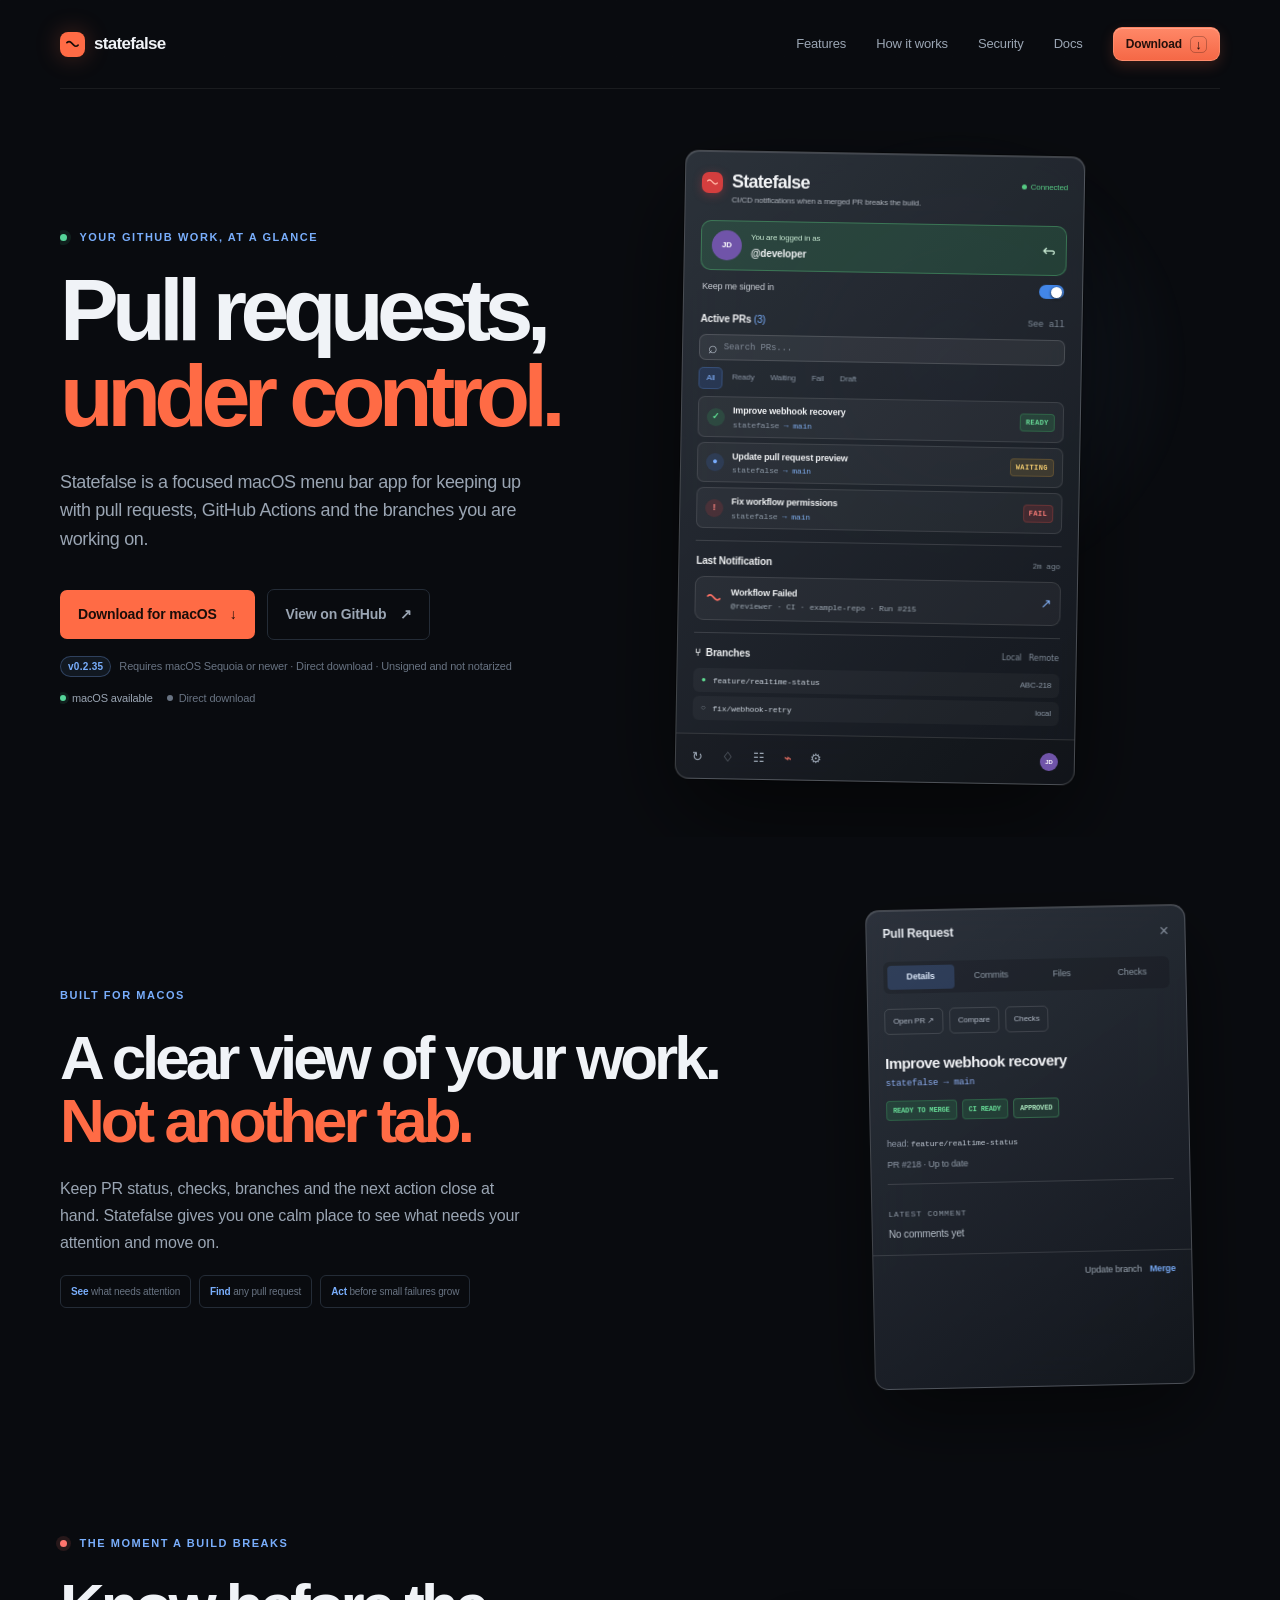
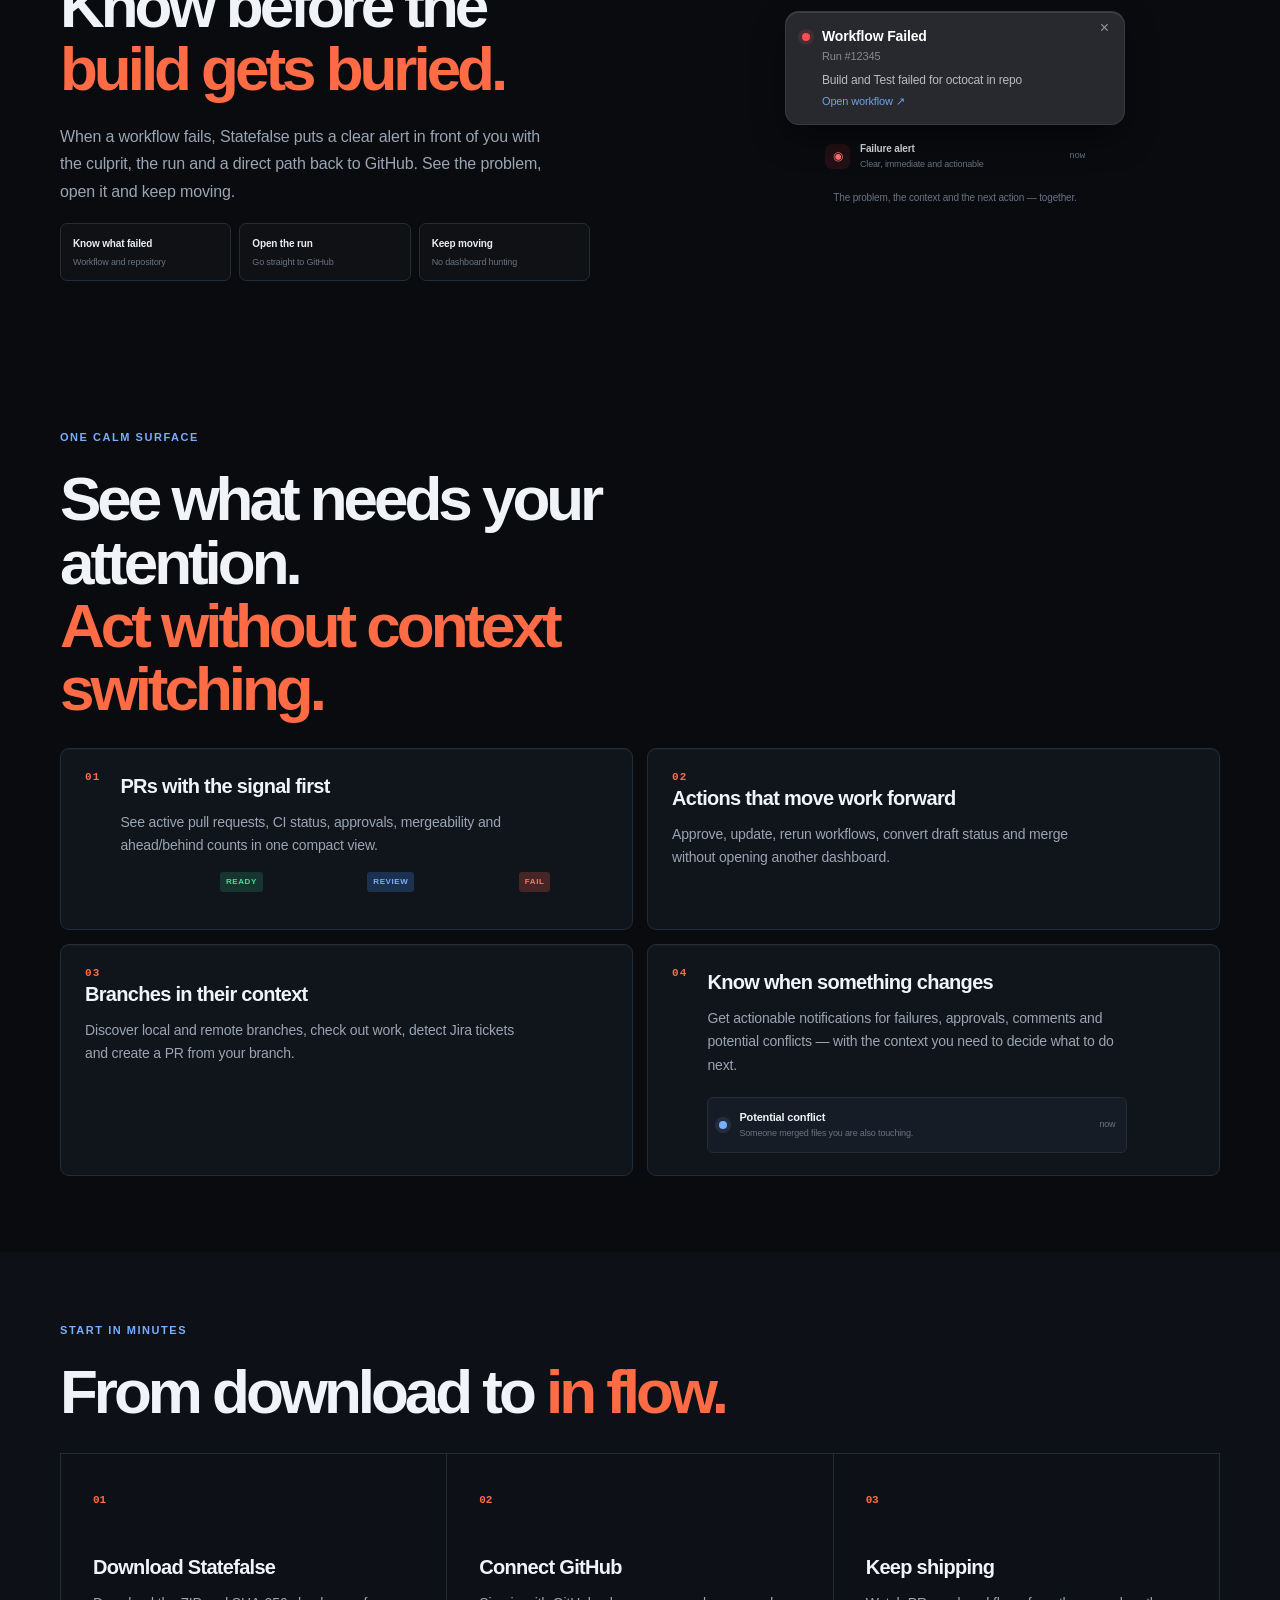
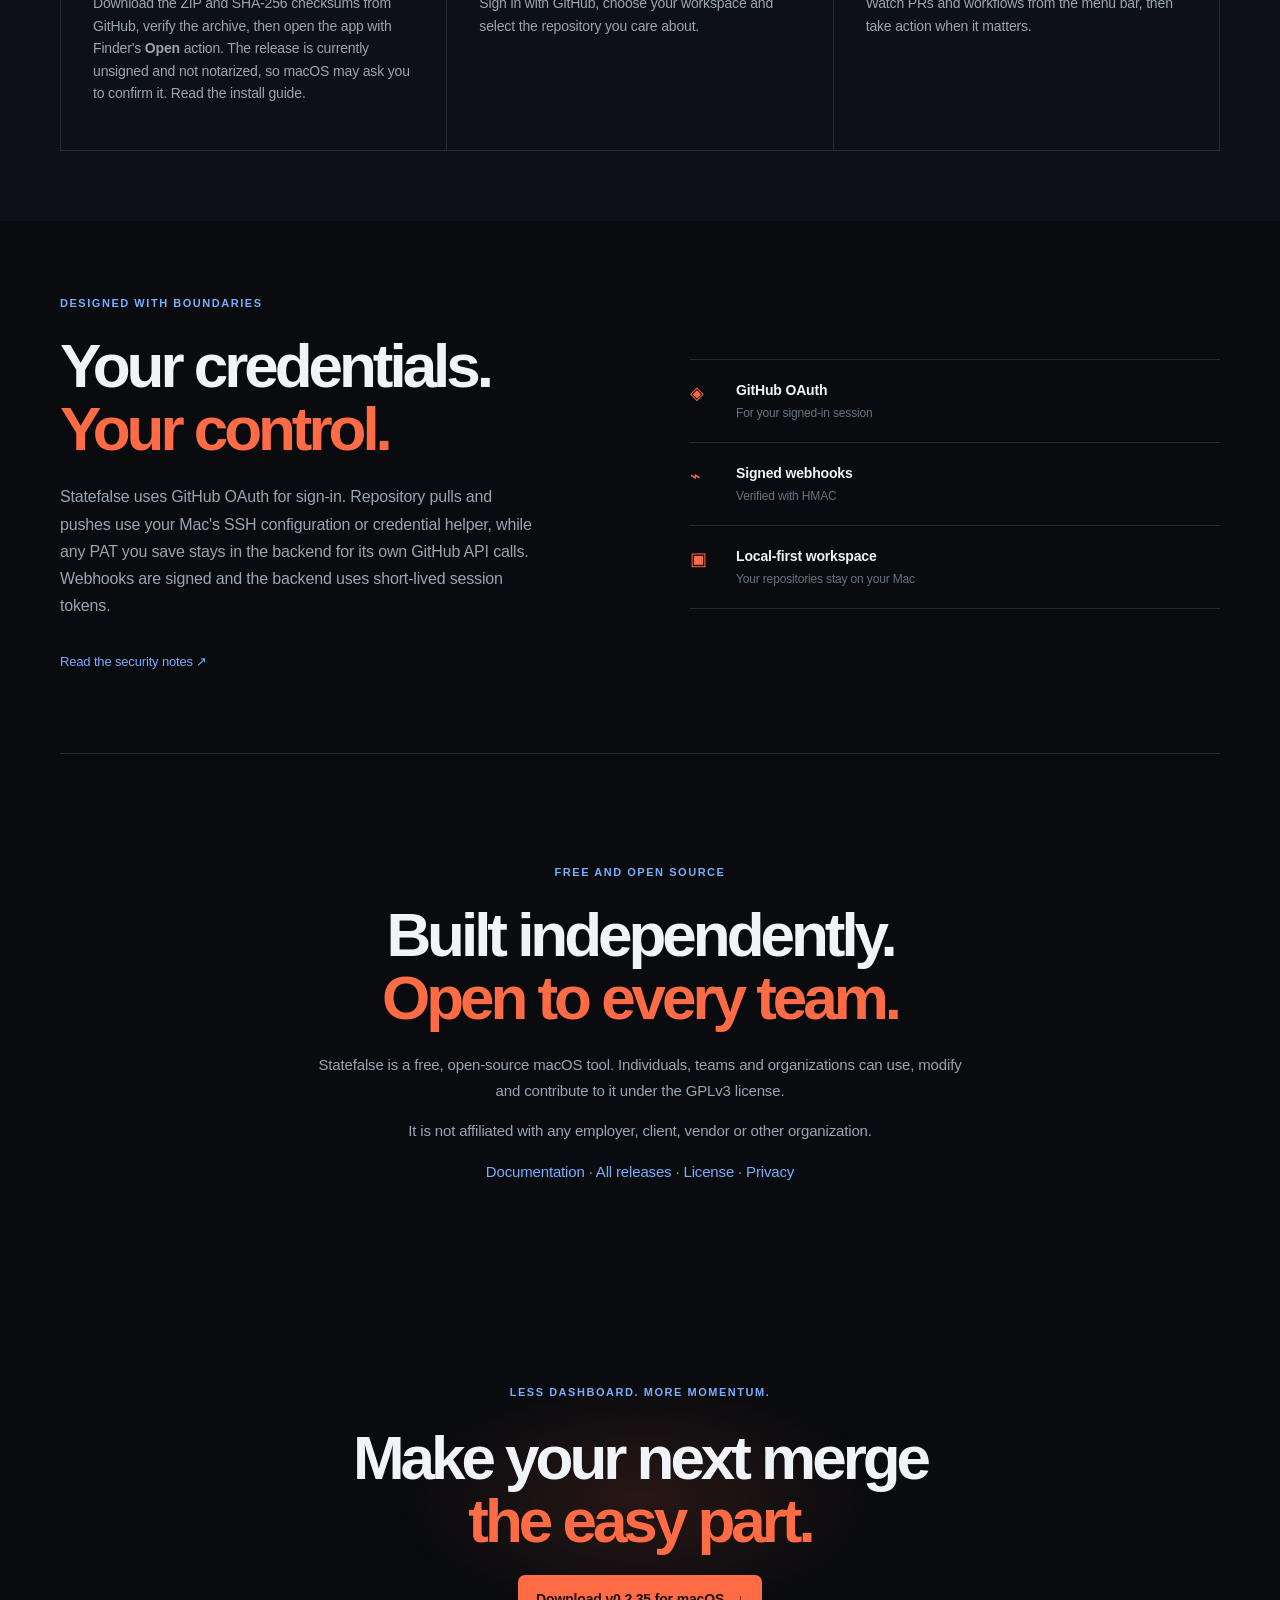
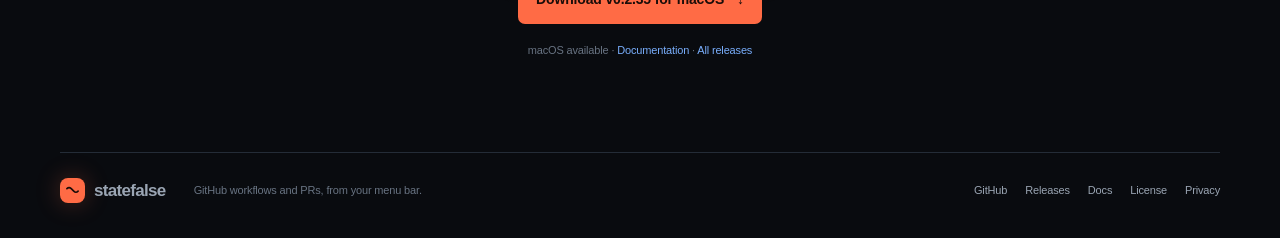
<file: landing/index.html>
<!doctype html>
<html lang="en">
<head>
  <meta charset="utf-8">
  <meta name="viewport" content="width=device-width, initial-scale=1">
  <meta name="theme-color" content="#0a0c10">
  <meta name="description" content="Statefalse is a macOS menu bar app for GitHub Actions, pull requests and local branches.">
  <title>Statefalse — Your pull requests, under control</title>
  <link rel="icon" href="assets/favicon.svg" type="image/svg+xml">
  <link rel="stylesheet" href="styles.css">
  <link rel="stylesheet" href="native.css">
  <link rel="stylesheet" href="cta.css">
  <link rel="stylesheet" href="spacing.css">
  <link rel="stylesheet" href="project-notes.css">
</head>
<body>
  <header class="site-header">
    <a class="brand" href="#top" aria-label="Statefalse home">
      <span class="brand-mark" aria-hidden="true"><svg viewBox="0 0 24 24" role="img"><use href="assets/statefalse-mark.svg#mark"/></svg></span>
      <span>statefalse</span>
    </a>
    <button class="menu-toggle" type="button" aria-expanded="false" aria-controls="site-nav"><span class="menu-label">Menu</span><span class="menu-icon" aria-hidden="true"><i></i><i></i></span></button>
    <nav id="site-nav" class="site-nav" aria-label="Main navigation">
      <a href="#features">Features</a>
      <a href="#how-it-works">How it works</a>
      <a href="#security">Security</a>
      <a href="https://docs.statefalse.com/" target="_blank" rel="noopener noreferrer">Docs</a>
      <a class="nav-cta" href="https://github.com/trashdb/statefalse/releases/download/v0.2.35/Statefalse-v0.2.35.zip" download><span>Download</span><i aria-hidden="true">↓</i></a>
    </nav>
  </header>

  <main id="top">
    <section class="hero section-shell">
      <div class="hero-copy">
        <p class="eyebrow"><span class="pulse"></span> Your GitHub work, at a glance</p>
        <h1>Pull requests,<br><em>under control.</em></h1>
        <p class="hero-lede">Statefalse is a focused macOS menu bar app for keeping up with pull requests, GitHub Actions and the branches you are working on.</p>
        <div class="hero-actions">
          <a class="button button-primary" href="https://github.com/trashdb/statefalse/releases/download/v0.2.35/Statefalse-v0.2.35.zip" download>Download for macOS <span aria-hidden="true">↓</span></a>
          <a class="button button-quiet" href="https://github.com/trashdb/statefalse">View on GitHub <span aria-hidden="true">↗</span></a>
        </div>
        <p class="microcopy"><span class="release-pill">v0.2.35</span> Requires macOS Sequoia or newer · Direct download · Unsigned and not notarized</p>
        <div class="platform-status" aria-label="Platform availability"><span class="platform-item platform-available"><i aria-hidden="true"></i> macOS available</span><span class="platform-item"><i aria-hidden="true"></i> Direct download</span></div>
      </div>
      <div class="product-window native-popover" aria-label="Statefalse app preview">
        <div class="native-header"><div class="native-title"><span class="native-mark"><svg viewBox="0 0 24 24" aria-hidden="true"><use href="assets/statefalse-mark.svg#mark"/></svg></span><div><strong>Statefalse</strong><small>CI/CD notifications when a merged PR breaks the build.</small></div></div><span class="native-connection"><i></i>Connected</span></div>
        <div class="native-auth"><div class="auth-avatar">JD</div><div><small>You are logged in as</small><strong>@developer</strong></div><span class="auth-signout">↪</span></div>
        <label class="signin-toggle"><span>Keep me signed in</span><i></i></label>
        <div class="native-section-head"><strong>Active PRs <b>(3)</b></strong><span>See all</span></div>
        <div class="native-search"><span>⌕</span><span>Search PRs...</span></div>
        <div class="native-segment"><b>All</b><span>Ready</span><span>Waiting</span><span>Fail</span><span>Draft</span></div>
        <div class="native-pr-row"><span class="status-dot status-green">✓</span><div><strong>Improve webhook recovery</strong><small>statefalse <b>→ main</b></small></div><em class="native-badge native-ready">READY</em></div>
        <div class="native-pr-row"><span class="status-dot status-blue">●</span><div><strong>Update pull request preview</strong><small>statefalse <b>→ main</b></small></div><em class="native-badge native-waiting">WAITING</em></div>
        <div class="native-pr-row"><span class="status-dot status-red">!</span><div><strong>Fix workflow permissions</strong><small>statefalse <b>→ main</b></small></div><em class="native-badge native-fail">FAIL</em></div>
        <div class="native-divider"></div>
        <div class="native-section-head"><strong>Last Notification</strong><span class="native-time">2m ago</span></div>
        <div class="native-notification"><span class="notification-mark"><svg viewBox="0 0 24 24" aria-hidden="true"><use href="assets/statefalse-mark.svg#mark"/></svg></span><div><strong>Workflow Failed</strong><small>@reviewer · CI · example-repo · Run #215</small></div><a href="https://github.com/trashdb/statefalse" aria-label="Open in GitHub">↗</a></div>
        <div class="native-divider"></div>
        <div class="native-section-head"><strong>⑂ &nbsp;Branches</strong><span class="native-tabs">Local &nbsp; Remote</span></div>
        <div class="native-branch"><span class="branch-current">●</span><code>feature/realtime-status</code><small>ABC-218</small></div>
        <div class="native-branch"><span class="branch-muted">○</span><code>fix/webhook-retry</code><small>local</small></div>
        <div class="native-toolbar"><span>↻</span><span>♢</span><span>☷</span><span>⌁</span><span>⚙</span><span class="toolbar-avatar">JD</span></div>
      </div>
    </section>

    <section class="native-showcase section-shell" aria-label="Statefalse app interface">
      <div class="showcase-copy"><p class="eyebrow">Built for macOS</p><h2>A clear view of your work.<br><em>Not another tab.</em></h2><p>Keep PR status, checks, branches and the next action close at hand. Statefalse gives you one calm place to see what needs your attention and move on.</p><div class="showcase-points"><span><b>See</b> what needs attention</span><span><b>Find</b> any pull request</span><span><b>Act</b> before small failures grow</span></div></div>
      <div class="detail-window" aria-label="Statefalse pull request detail popover"><div class="detail-head"><span>Pull Request</span><span>×</span></div><div class="detail-tabs"><b>Details</b><span>Commits</span><span>Files</span><span>Checks</span></div><div class="detail-actions"><span>Open PR ↗</span><span>Compare</span><span>Checks</span></div><h3>Improve webhook recovery</h3><p class="detail-repo">statefalse → main</p><div class="detail-badges"><em class="native-ready">READY TO MERGE</em><em class="native-ready">CI READY</em><em class="native-approved">APPROVED</em></div><div class="detail-meta"><span>head: <code>feature/realtime-status</code></span><span>PR #218 · Up to date</span></div><div class="detail-divider"></div><div class="detail-comment"><small>LATEST COMMENT</small><strong>No comments yet</strong></div><div class="detail-footer"><span>Update branch</span><b>Merge</b></div></div>
    </section>

    <section class="notification-story section-shell" aria-label="Statefalse workflow failure notifications">
      <div class="notification-copy"><p class="eyebrow"><span class="failure-pulse"></span> The moment a build breaks</p><h2>Know before the<br><em>build gets buried.</em></h2><p>When a workflow fails, Statefalse puts a clear alert in front of you with the culprit, the run and a direct path back to GitHub. See the problem, open it and keep moving.</p><div class="notification-facts"><span><b>Know what failed</b><small>Workflow and repository</small></span><span><b>Open the run</b><small>Go straight to GitHub</small></span><span><b>Keep moving</b><small>No dashboard hunting</small></span></div></div>
      <div class="notification-stage"><div class="system-banner"><button aria-label="Close notification">×</button><span class="banner-indicator"></span><div class="banner-content"><strong>Workflow Failed</strong><small>Run #12345</small><p>Build and Test failed for octocat in repo</p><a href="https://github.com/trashdb/statefalse">Open workflow ↗</a></div></div><div class="banner-sound"><span>◉</span><div><b>Failure alert</b><small>Clear, immediate and actionable</small></div><em>now</em></div><div class="notification-caption">The problem, the context and the next action — together.</div></div>
    </section>

    <section id="features" class="features section-shell">
      <div class="section-intro"><p class="eyebrow">One calm surface</p><h2>See what needs your attention.<br><em>Act without context switching.</em></h2></div>
      <div class="feature-grid">
        <article class="feature-card feature-card-wide"><div class="feature-number">01</div><div><h3>PRs with the signal first</h3><p>See active pull requests, CI status, approvals, mergeability and ahead/behind counts in one compact view.</p><div class="mini-statuses"><span class="badge ready">READY</span><span class="badge review">REVIEW</span><span class="badge fail">FAIL</span></div></div></article>
        <article class="feature-card"><div class="feature-number">02</div><h3>Actions that move work forward</h3><p>Approve, update, rerun workflows, convert draft status and merge without opening another dashboard.</p></article>
        <article class="feature-card"><div class="feature-number">03</div><h3>Branches in their context</h3><p>Discover local and remote branches, check out work, detect Jira tickets and create a PR from your branch.</p></article>
        <article class="feature-card feature-card-wide"><div class="feature-number">04</div><div><h3>Know when something changes</h3><p>Get actionable notifications for failures, approvals, comments and potential conflicts — with the context you need to decide what to do next.</p><div class="notification-demo"><span class="notification-dot"></span><span><b>Potential conflict</b><small>Someone merged files you are also touching.</small></span><span class="notification-time">now</span></div></div></article>
      </div>
    </section>

    <section id="how-it-works" class="steps-section"><div class="section-shell"><div class="section-intro"><p class="eyebrow">Start in minutes</p><h2>From download to <em>in flow.</em></h2></div><div class="steps"><div class="step"><span>01</span><h3>Download Statefalse</h3><p>Download the ZIP and SHA-256 checksums from GitHub, verify the archive, then open the app with Finder's <strong>Open</strong> action. The release is currently unsigned and not notarized, so macOS may ask you to confirm it. <a href="https://docs.statefalse.com/" target="_blank" rel="noopener noreferrer">Read the install guide</a>.</p></div><div class="step"><span>02</span><h3>Connect GitHub</h3><p>Sign in with GitHub, choose your workspace and select the repository you care about.</p></div><div class="step"><span>03</span><h3>Keep shipping</h3><p>Watch PRs and workflows from the menu bar, then take action when it matters.</p></div></div></div></section>

    <section id="security" class="security section-shell"><div class="security-copy"><p class="eyebrow">Designed with boundaries</p><h2>Your credentials.<br><em>Your control.</em></h2><p>Statefalse uses GitHub OAuth for sign-in. Repository pulls and pushes use your Mac&apos;s SSH configuration or credential helper, while any PAT you save stays in the backend for its own GitHub API calls. Webhooks are signed and the backend uses short-lived session tokens.</p><a class="text-link" href="https://github.com/trashdb/statefalse/blob/main/SECURITY.md">Read the security notes <span aria-hidden="true">↗</span></a></div><div class="security-list"><div><span>◈</span><strong>GitHub OAuth</strong><small>For your signed-in session</small></div><div><span>⌁</span><strong>Signed webhooks</strong><small>Verified with HMAC</small></div><div><span>▣</span><strong>Local-first workspace</strong><small>Your repositories stay on your Mac</small></div></div></section>

    <section class="project-notes section-shell" aria-label="Project information"><p class="eyebrow">Free and open source</p><h2>Built independently.<br><em>Open to every team.</em></h2><p>Statefalse is a free, open-source macOS tool. Individuals, teams and organizations can use, modify and contribute to it under the GPLv3 license.</p><p>It is not affiliated with any employer, client, vendor or other organization.</p><p><a href="https://docs.statefalse.com/" target="_blank" rel="noopener noreferrer">Documentation</a> · <a href="https://github.com/trashdb/statefalse/releases">All releases</a> · <a href="https://github.com/trashdb/statefalse/blob/main/LICENSE">License</a> · <a href="https://github.com/trashdb/statefalse/blob/main/PRIVACY.md">Privacy</a></p></section>
    <section class="final-cta section-shell"><p class="eyebrow">Less dashboard. More momentum.</p><h2>Make your next merge<br><em>the easy part.</em></h2><a class="button button-primary" href="https://github.com/trashdb/statefalse/releases/download/v0.2.35/Statefalse-v0.2.35.zip" download>Download v0.2.35 for macOS <span aria-hidden="true">↓</span></a><p class="microcopy">macOS available · <a href="https://docs.statefalse.com/" target="_blank" rel="noopener noreferrer">Documentation</a> · <a href="https://github.com/trashdb/statefalse/releases">All releases</a></p></section>
  </main>

  <footer class="site-footer section-shell"><a class="brand" href="#top"><span class="brand-mark" aria-hidden="true"><svg viewBox="0 0 24 24" role="img"><use href="assets/statefalse-mark.svg#mark"/></svg></span><span>statefalse</span></a><span>GitHub workflows and PRs, from your menu bar.</span><div><a href="https://github.com/trashdb/statefalse">GitHub</a><a href="https://github.com/trashdb/statefalse/releases">Releases</a><a href="https://docs.statefalse.com/" target="_blank" rel="noopener noreferrer">Docs</a><a href="https://github.com/trashdb/statefalse/blob/main/LICENSE">License</a><a href="https://github.com/trashdb/statefalse/blob/main/PRIVACY.md">Privacy</a></div></footer>
  <script>const button=document.querySelector('.menu-toggle');const nav=document.querySelector('.site-nav');const closeMenu=()=>{nav.classList.remove('is-open');button.setAttribute('aria-expanded','false');};button.addEventListener('click',()=>{const open=nav.classList.toggle('is-open');button.setAttribute('aria-expanded',open);});nav.querySelectorAll('a').forEach(link=>link.addEventListener('click',closeMenu));document.addEventListener('keydown',event=>{if(event.key==='Escape')closeMenu();});document.addEventListener('click',event=>{if(!event.target.closest('.site-header'))closeMenu();});</script>
</body>
</html>
</file>
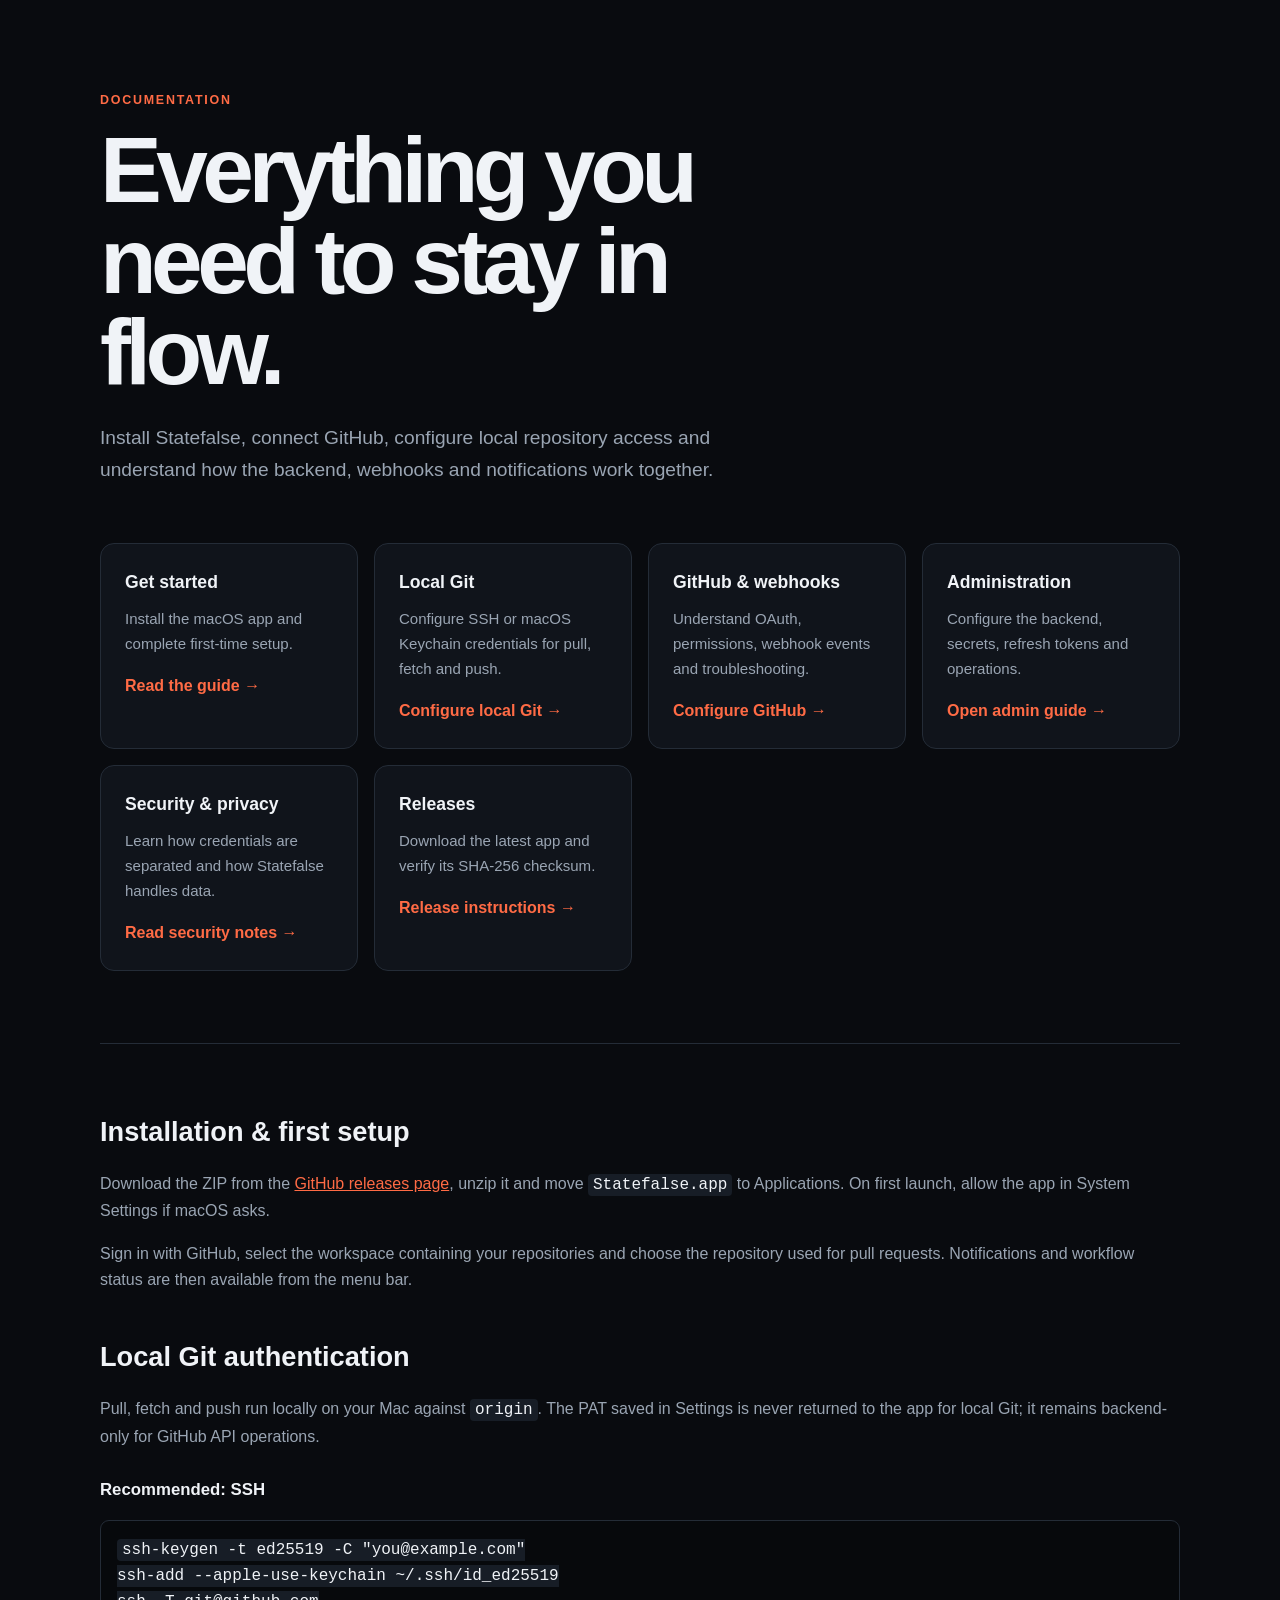
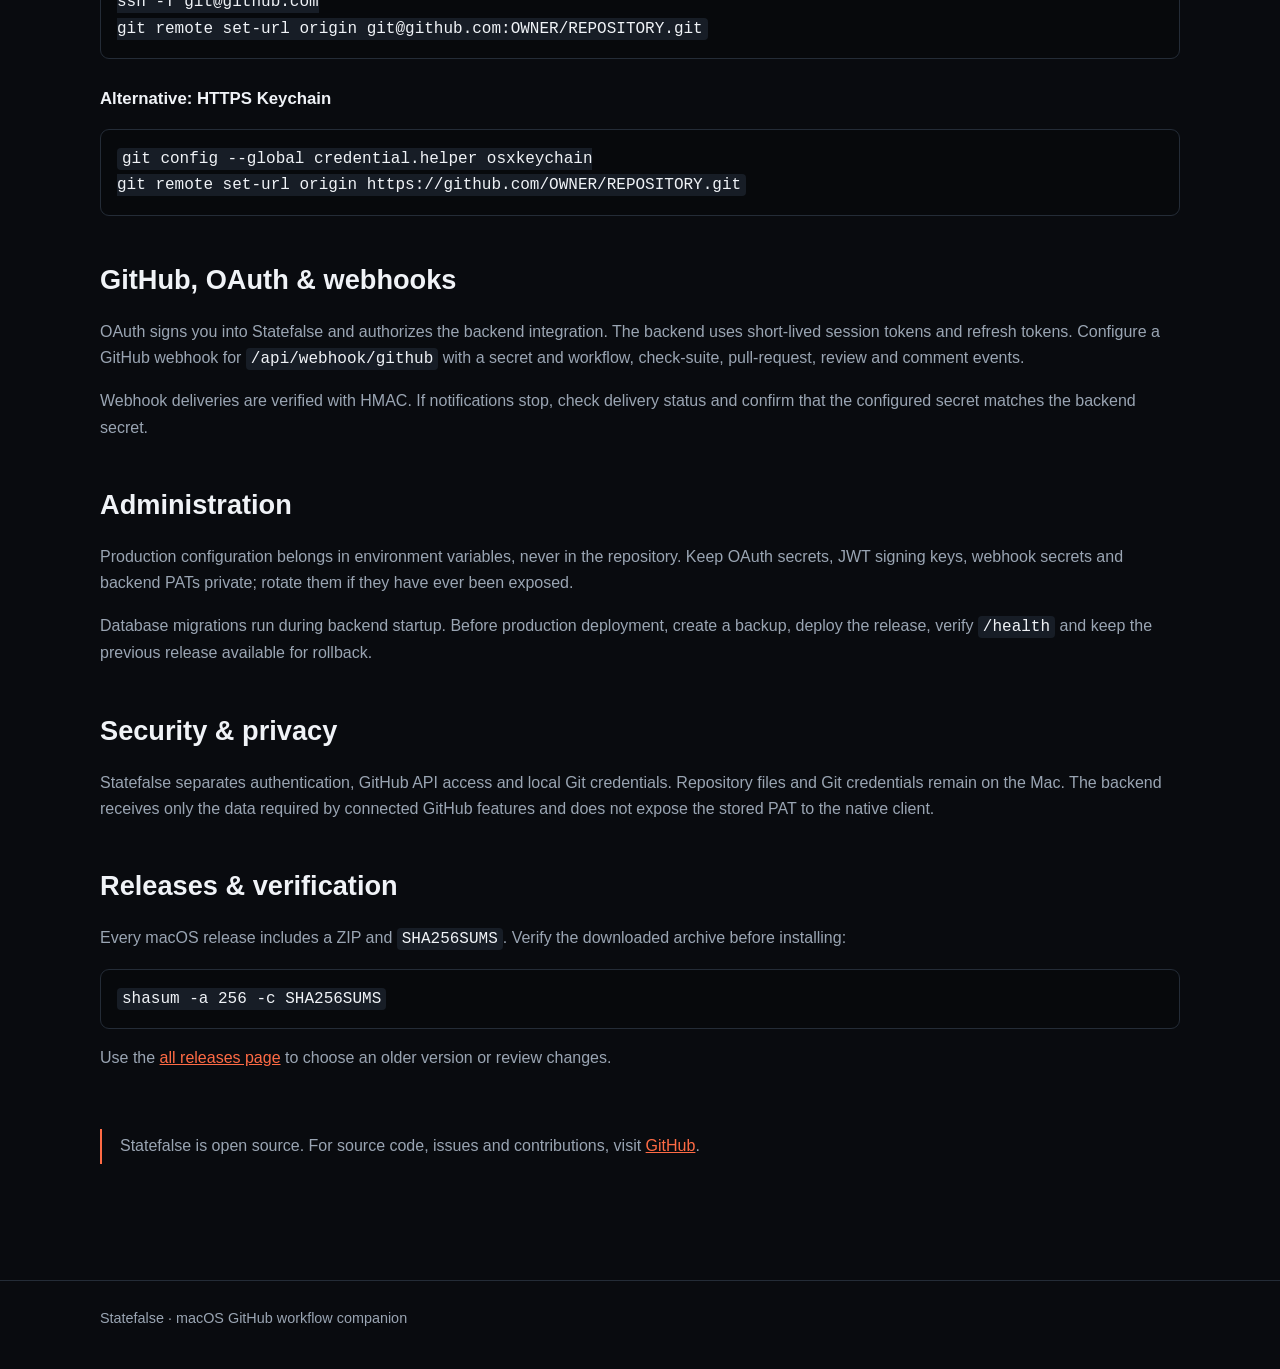
<file: landing/docs/index.html>
<!doctype html>
<html lang="en">
<head>
  <meta charset="utf-8">
  <meta name="viewport" content="width=device-width, initial-scale=1">
  <meta name="theme-color" content="#090b0f">
  <meta name="description" content="Statefalse documentation: installation, GitHub setup, local Git and administration.">
  <title>Statefalse Docs</title>
  <link rel="icon" href="https://statefalse.com/assets/favicon.svg" type="image/svg+xml">
  <style>
    :root { color-scheme: dark; --bg: #090b0f; --panel: #10141b; --line: #242c37; --text: #f0f3f7; --muted: #9aa5b3; --accent: #ff6b45; }
    * { box-sizing: border-box; }
    body { margin: 0; background: var(--bg); color: var(--text); font: 16px/1.65 -apple-system, BlinkMacSystemFont, "Segoe UI", sans-serif; }
    a { color: var(--accent); }
    .shell { width: min(1080px, calc(100% - 40px)); margin: 0 auto; }
    main { padding: 78px 0 100px; }
    .eyebrow { color: var(--accent); font-size: .78rem; font-weight: 700; letter-spacing: .14em; text-transform: uppercase; }
    h1 { font-size: clamp(2.8rem, 8vw, 5.8rem); letter-spacing: -.06em; line-height: .98; margin: 14px 0 24px; max-width: 720px; }
    .lede { color: var(--muted); font-size: 1.2rem; max-width: 640px; }
    .grid { display: grid; grid-template-columns: repeat(auto-fit, minmax(230px, 1fr)); gap: 16px; margin-top: 58px; }
    .card { background: var(--panel); border: 1px solid var(--line); border-radius: 14px; padding: 24px; min-height: 170px; }
    .card h2 { font-size: 1.1rem; margin: 0 0 10px; }
    .card p { color: var(--muted); font-size: .94rem; margin: 0 0 16px; }
    .card a { font-weight: 600; text-decoration: none; }
    .guide { border-top: 1px solid var(--line); margin-top: 72px; padding-top: 24px; }
    .guide h2 { font-size: 1.7rem; margin: 42px 0 12px; }
    .guide h3 { font-size: 1.05rem; margin: 26px 0 7px; }
    .guide p, .guide li { color: var(--muted); }
    .guide code { background: #171d26; border-radius: 4px; color: var(--text); padding: 2px 5px; }
    pre { background: #07090c; border: 1px solid var(--line); border-radius: 9px; overflow-x: auto; padding: 16px; }
    pre code { background: none; color: var(--text); padding: 0; }
    .note { border-left: 2px solid var(--accent); color: var(--muted); margin-top: 58px; padding: 4px 0 4px 18px; }
    footer { border-top: 1px solid var(--line); color: var(--muted); padding: 26px 0 44px; font-size: .9rem; }
    @media (max-width: 620px) { main { padding-top: 52px; } }
  </style>
</head>
<body>
  <main class="shell">
    <p class="eyebrow">Documentation</p>
    <h1>Everything you need to stay in flow.</h1>
    <p class="lede">Install Statefalse, connect GitHub, configure local repository access and understand how the backend, webhooks and notifications work together.</p>
    <section class="grid" aria-label="Documentation sections">
      <article class="card"><h2>Get started</h2><p>Install the macOS app and complete first-time setup.</p><a href="#installation">Read the guide →</a></article>
      <article class="card"><h2>Local Git</h2><p>Configure SSH or macOS Keychain credentials for pull, fetch and push.</p><a href="#local-git">Configure local Git →</a></article>
      <article class="card"><h2>GitHub &amp; webhooks</h2><p>Understand OAuth, permissions, webhook events and troubleshooting.</p><a href="#github">Configure GitHub →</a></article>
      <article class="card"><h2>Administration</h2><p>Configure the backend, secrets, refresh tokens and operations.</p><a href="#administration">Open admin guide →</a></article>
      <article class="card"><h2>Security &amp; privacy</h2><p>Learn how credentials are separated and how Statefalse handles data.</p><a href="#security">Read security notes →</a></article>
      <article class="card"><h2>Releases</h2><p>Download the latest app and verify its SHA-256 checksum.</p><a href="#releases">Release instructions →</a></article>
    </section>
    <section class="guide" aria-label="Statefalse documentation">
      <h2 id="installation">Installation &amp; first setup</h2>
      <p>Download the ZIP from the <a href="https://github.com/trashdb/statefalse/releases">GitHub releases page</a>, unzip it and move <code>Statefalse.app</code> to Applications. On first launch, allow the app in System Settings if macOS asks.</p>
      <p>Sign in with GitHub, select the workspace containing your repositories and choose the repository used for pull requests. Notifications and workflow status are then available from the menu bar.</p>
      <h2 id="local-git">Local Git authentication</h2>
      <p>Pull, fetch and push run locally on your Mac against <code>origin</code>. The PAT saved in Settings is never returned to the app for local Git; it remains backend-only for GitHub API operations.</p>
      <h3>Recommended: SSH</h3>
      <pre><code>ssh-keygen -t ed25519 -C "you@example.com"
ssh-add --apple-use-keychain ~/.ssh/id_ed25519
ssh -T git@github.com
git remote set-url origin git@github.com:OWNER/REPOSITORY.git</code></pre>
      <h3>Alternative: HTTPS Keychain</h3>
      <pre><code>git config --global credential.helper osxkeychain
git remote set-url origin https://github.com/OWNER/REPOSITORY.git</code></pre>
      <h2 id="github">GitHub, OAuth &amp; webhooks</h2>
      <p>OAuth signs you into Statefalse and authorizes the backend integration. The backend uses short-lived session tokens and refresh tokens. Configure a GitHub webhook for <code>/api/webhook/github</code> with a secret and workflow, check-suite, pull-request, review and comment events.</p>
      <p>Webhook deliveries are verified with HMAC. If notifications stop, check delivery status and confirm that the configured secret matches the backend secret.</p>
      <h2 id="administration">Administration</h2>
      <p>Production configuration belongs in environment variables, never in the repository. Keep OAuth secrets, JWT signing keys, webhook secrets and backend PATs private; rotate them if they have ever been exposed.</p>
      <p>Database migrations run during backend startup. Before production deployment, create a backup, deploy the release, verify <code>/health</code> and keep the previous release available for rollback.</p>
      <h2 id="security">Security &amp; privacy</h2>
      <p>Statefalse separates authentication, GitHub API access and local Git credentials. Repository files and Git credentials remain on the Mac. The backend receives only the data required by connected GitHub features and does not expose the stored PAT to the native client.</p>
      <h2 id="releases">Releases &amp; verification</h2>
      <p>Every macOS release includes a ZIP and <code>SHA256SUMS</code>. Verify the downloaded archive before installing:</p>
      <pre><code>shasum -a 256 -c SHA256SUMS</code></pre>
      <p>Use the <a href="https://github.com/trashdb/statefalse/releases">all releases page</a> to choose an older version or review changes.</p>
    </section>
    <p class="note">Statefalse is open source. For source code, issues and contributions, visit <a href="https://github.com/trashdb/statefalse">GitHub</a>.</p>
  </main>
  <footer><div class="shell">Statefalse · macOS GitHub workflow companion</div></footer>
</body>
</html>
</file>
<file: landing/styles.css>
body{background:radial-gradient(circle at 76% 7%,rgba(47,83,132,.14),transparent 31rem),radial-gradient(circle at 10% 25%,rgba(255,107,69,.045),transparent 30rem),var(--bg)}body:before{content:"";position:fixed;inset:0;pointer-events:none;opacity:.22;background-image:linear-gradient(rgba(255,255,255,.018) 1px,transparent 1px),linear-gradient(90deg,rgba(255,255,255,.018) 1px,transparent 1px);background-size:56px 56px;mask-image:linear-gradient(to bottom,black,transparent 65%)}.site-header{position:relative;z-index:2;border-bottom-color:rgba(255,255,255,.1)}.brand-mark{box-shadow:0 0 24px rgba(255,107,69,.28);padding:5px}.brand-mark svg,.native-mark svg,.notification-mark svg{display:block;width:100%;height:100%;fill:currentColor}.native-mark{padding:4px}.hero{position:relative}.hero:before{content:"";position:absolute;width:480px;height:480px;right:2%;top:35px;background:radial-gradient(circle,rgba(121,174,252,.11),transparent 68%);filter:blur(8px);pointer-events:none}.hero-copy,.product-window{position:relative;z-index:1}.hero h1{font-weight:700;text-wrap:balance}.hero-lede{letter-spacing:-.02em}.release-pill{display:inline-block;color:var(--blue);border:1px solid rgba(121,174,252,.28);background:rgba(121,174,252,.08);border-radius:999px;padding:2px 7px;margin-right:5px;font-size:10px;font-weight:700;letter-spacing:.03em}.product-window{border-color:rgba(151,178,211,.3);box-shadow:0 35px 100px rgba(0,0,0,.52),0 0 60px rgba(73,117,179,.1),inset 0 1px rgba(255,255,255,.08)}.window-topbar{background:linear-gradient(#202833,#181e26)}.window-body{background:linear-gradient(145deg,rgba(255,255,255,.018),transparent 40%)}.pr-card,.branch-row{transition:border-color .2s,background .2s}.pr-card:hover,.branch-row:hover{border-color:#3d526c;background:#17202b}.feature-card{background:linear-gradient(145deg,rgba(255,255,255,.035),rgba(255,255,255,.012));box-shadow:inset 0 1px rgba(255,255,255,.035);transition:transform .25s,border-color .25s,box-shadow .25s}.feature-card:hover{transform:translateY(-4px);border-color:#3c506a;box-shadow:0 20px 45px rgba(0,0,0,.22),inset 0 1px rgba(255,255,255,.08)}.steps-section{background:linear-gradient(180deg,#0d1117,#0b0e13)}.step{background:transparent}.final-cta{position:relative;overflow:hidden}.final-cta:before{content:"";position:absolute;left:50%;top:65px;width:500px;height:250px;transform:translateX(-50%);background:radial-gradient(ellipse,rgba(255,107,69,.13),transparent 70%);pointer-events:none}.final-cta>*{position:relative}.final-cta .microcopy a{color:var(--blue)}
:root{--bg:#090b0f;--surface:#10141b;--surface-2:#161c25;--line:#242c37;--text:#f0f3f7;--muted:#9aa5b3;--dim:#687382;--blue:#79aefc;--blue-soft:#1b3459;--accent:#ff6b45;--green:#55d69a;--red:#ff756e;--yellow:#f5c76d;--max:1160px}.menu-toggle{display:none}.brand-mark{padding:5px}.brand-mark svg,.native-mark svg,.notification-mark svg{display:block;width:100%;height:100%;fill:currentColor}.native-mark{padding:4px}.auth-signout{margin-left:auto;color:#c8e9d3;font-size:16px;line-height:1;transform:rotate(180deg)}.native-notification>a{margin-left:auto;color:#80aef3;font-size:13px;text-decoration:none}.native-notification>a:hover{color:#b8d4ff}.native-notification>span.notification-mark{display:grid;place-items:center;width:19px;height:19px;flex:none}.native-notification>span.notification-mark svg{width:16px;height:16px}.landing-surface{background:radial-gradient(circle at 76% 7%,rgba(47,83,132,.14),transparent 31rem),radial-gradient(circle at 10% 25%,rgba(255,107,69,.045),transparent 30rem),var(--bg)}

/* Final visual corrections */
:root{--bg:#090b0f;--surface:#10141b;--surface-2:#161c25;--line:#242c37;--text:#f0f3f7;--muted:#9aa5b3;--dim:#687382;--blue:#79aefc;--blue-soft:#1b3459;--accent:#ff6b45;--green:#55d69a;--red:#ff756e;--yellow:#f5c76d;--max:1160px}.menu-toggle{display:none}.brand-mark{padding:5px}.brand-mark svg,.native-mark svg,.notification-mark svg{display:block;width:100%;height:100%;fill:currentColor}.native-mark{padding:4px}.auth-signout{margin-left:auto;color:#c8e9d3;font-size:16px;line-height:1;transform:rotate(180deg)}.native-notification>a{margin-left:auto;color:#80aef3;font-size:13px;text-decoration:none}.native-notification>a:hover{color:#b8d4ff}.native-notification>span.notification-mark{display:grid;place-items:center;width:19px;height:19px;flex:none}.native-notification>span.notification-mark svg{width:16px;height:16px}.landing-surface{background:radial-gradient(circle at 76% 7%,rgba(47,83,132,.14),transparent 31rem),radial-gradient(circle at 10% 25%,rgba(255,107,69,.045),transparent 30rem),var(--bg)}

html{scroll-behavior:smooth}body{margin:0;background:var(--bg);color:var(--text);font-family:-apple-system,BlinkMacSystemFont,"SF Pro Display","Helvetica Neue",sans-serif;line-height:1.5;letter-spacing:-.01em}a{color:inherit;text-decoration:none}.section-shell,.site-header{width:min(calc(100% - 48px),var(--max));margin-inline:auto}.site-header{display:flex;align-items:center;justify-content:space-between;padding:27px 0;border-bottom:1px solid rgba(255,255,255,.07)}.brand{display:flex;align-items:center;gap:9px;font-weight:700;font-size:17px;letter-spacing:-.04em}.brand-mark{display:grid;place-items:center;width:25px;height:25px;border-radius:8px;background:var(--accent);color:#1a0c08;font-size:23px;line-height:1}.site-nav{display:flex;align-items:center;gap:30px;color:var(--muted);font-size:13px}.site-nav a:hover,.site-footer a:hover,.text-link:hover{color:var(--text)}.nav-cta{background:var(--accent);border-color:var(--accent);color:#1b0d09!important;font-weight:700;box-shadow:0 8px 24px rgba(255,107,69,.16)}.nav-cta:hover{background:#ff805e;border-color:#ff805e;transform:translateY(-1px)}.hero{display:grid;grid-template-columns:1fr 1fr;gap:80px;align-items:center;padding-top:112px;padding-bottom:105px}.eyebrow{margin:0 0 22px;color:var(--blue);font-size:11px;font-weight:700;letter-spacing:.14em;text-transform:uppercase}.pulse{display:inline-block;width:7px;height:7px;background:var(--green);border-radius:50%;margin-right:8px;box-shadow:0 0 0 4px rgba(85,214,154,.1)}h1,h2,h3,p{margin-top:0}h1{font-size:clamp(52px,7vw,88px);line-height:.98;letter-spacing:-.075em;margin-bottom:28px;font-weight:650}h2{font-size:clamp(38px,5vw,62px);line-height:1.02;letter-spacing:-.065em;font-weight:620;margin-bottom:23px}h3{font-size:20px;letter-spacing:-.035em;margin-bottom:10px}.hero h1 em,h2 em{font-style:normal;color:var(--accent)}.hero-lede{max-width:475px;color:var(--muted);font-size:18px;line-height:1.6}.hero-actions{display:flex;gap:12px;align-items:center;margin-top:35px}.button{display:inline-flex;align-items:center;gap:13px;border-radius:7px;padding:14px 18px;font-size:14px;font-weight:650;transition:transform .2s,background .2s}.button:hover{transform:translateY(-2px)}.button-primary{background:var(--accent);color:#1b0d09}.button-primary:hover{background:#ff805e}.button-quiet{color:var(--muted);border:1px solid var(--line)}.microcopy{color:var(--dim);font-size:11px;margin-top:16px}.product-window{background:#0e1319;border:1px solid #303945;border-radius:12px;box-shadow:0 24px 80px rgba(0,0,0,.45),0 0 0 8px rgba(255,255,255,.015);overflow:hidden;transform:rotate(1.5deg)}.window-topbar{height:38px;background:#191f27;border-bottom:1px solid #2a333e;display:flex;align-items:center;padding:0 14px;gap:7px;color:#7f8995;font-size:11px}.window-dot{width:8px;height:8px;border-radius:50%;display:block}.window-dot.red{background:#f46c64}.window-dot.yellow{background:#ecc45d}.window-dot.green{background:#5dc779}.window-title{margin-left:7px}.window-mark{margin-left:auto;color:var(--accent);font-size:19px}.window-body{padding:23px 22px 14px}.window-heading{display:flex;justify-content:space-between;align-items:flex-end;margin-bottom:23px}.muted-label{display:block;color:#697584;font-size:8px;letter-spacing:.1em;margin-bottom:6px}.window-heading strong{font-size:17px}.chevron{color:var(--dim);font-size:14px}.connected{font-size:9px;color:var(--green)}.connected i{display:inline-block;width:6px;height:6px;background:var(--green);border-radius:50%;margin-right:4px}.window-section-title{display:flex;align-items:center;gap:7px;color:#e7ebf0;font-size:11px;font-weight:700;margin-bottom:9px}.count{background:#263343;color:var(--blue);padding:1px 5px;border-radius:4px;font-size:9px}.view-all{margin-left:auto;color:var(--blue);font-size:9px;font-weight:500}.pr-card{display:flex;align-items:center;gap:9px;border:1px solid #242d38;background:#141a22;border-radius:6px;padding:10px 9px;margin-bottom:6px}.pr-icon{display:grid;place-items:center;width:22px;height:22px;border-radius:50%;font-size:11px;font-weight:700}.green-icon{background:#183b32;color:var(--green)}.blue-icon{background:#1d365b;color:var(--blue)}.red-icon{background:#452525;color:var(--red)}.pr-info{display:flex;flex-direction:column;min-width:0}.pr-info strong{font-size:10px;font-weight:600;white-space:nowrap;overflow:hidden;text-overflow:ellipsis}.pr-info span{color:#758191;font-size:9px;margin-top:3px}.badge{font-size:8px;font-weight:800;letter-spacing:.07em;padding:4px 5px;border-radius:3px;margin-left:auto}.ready{color:var(--green);background:#16352e}.review{color:var(--blue);background:#1c3150}.fail{color:var(--red);background:#452525}.branch-title{margin-top:22px}.branch-row{display:flex;align-items:center;gap:8px;padding:9px;color:#bdc7d2;background:#141a22;border-radius:6px;font-size:10px}.branch-symbol{color:var(--blue);font-size:15px}.branch-jira{margin-left:auto;color:#d6a9ff;font-size:9px}.window-footer{display:flex;gap:18px;border-top:1px solid #26303a;margin:18px -22px -14px;padding:13px 22px;color:#738090;font-size:9px}.avatar{margin-left:auto;background:#7256a8;color:#fff;border-radius:50%;width:17px;height:17px;display:grid;place-items:center;font-size:7px;margin-top:-4px}.proof-strip{border-top:1px solid var(--line);border-bottom:1px solid var(--line);padding:20px 0;display:flex;align-items:center;justify-content:space-between;color:var(--dim);font-size:12px}.proof-strip b{color:var(--muted);font-weight:500}.proof-items{display:flex;gap:24px;color:#8390a0;font-size:11px}.features{padding-top:130px;padding-bottom:140px}.section-intro{max-width:730px}.feature-grid{display:grid;grid-template-columns:1fr 1fr;gap:14px;margin-top:55px}.feature-card{background:var(--surface);border:1px solid var(--line);border-radius:9px;padding:30px;min-height:240px}.feature-card-wide{display:flex;gap:27px}.feature-number{color:var(--accent);font:700 11px ui-monospace,SFMono-Regular,monospace;letter-spacing:.1em}.feature-card p{color:var(--muted);font-size:14px;line-height:1.65;max-width:430px}.mini-statuses{display:flex;gap:7px;margin-top:26px}.notification-demo{display:flex;align-items:center;gap:12px;background:var(--surface-2);border:1px solid var(--line);padding:11px;border-radius:6px;margin-top:20px;max-width:420px}.notification-dot{width:8px;height:8px;border-radius:50%;background:var(--blue);box-shadow:0 0 0 4px rgba(121,174,252,.12)}.notification-demo span:nth-child(2){display:flex;flex-direction:column;font-size:11px}.notification-demo small{color:var(--dim);font-size:9px;margin-top:2px}.notification-time{margin-left:auto;color:var(--dim);font-size:9px}.steps-section{background:#0d1117;border-block:1px solid var(--line);padding:130px 0}.steps{display:grid;grid-template-columns:repeat(3,1fr);gap:1px;background:var(--line);border:1px solid var(--line);margin-top:55px}.step{background:#0d1117;padding:32px;min-height:220px}.step>span{color:var(--accent);font:700 11px ui-monospace,SFMono-Regular,monospace}.step h3{margin-top:42px}.step p{color:var(--muted);font-size:14px;line-height:1.6}.security{display:grid;grid-template-columns:1fr 1fr;gap:100px;padding-top:135px;padding-bottom:140px;align-items:center}.security-copy>p:not(.eyebrow){color:var(--muted);font-size:16px;line-height:1.7;max-width:480px}.text-link{display:inline-block;color:var(--blue);font-size:13px;margin-top:17px}.security-list{border-top:1px solid var(--line)}.security-list div{display:grid;grid-template-columns:32px 1fr;column-gap:14px;border-bottom:1px solid var(--line);padding:20px 0}.security-list span{grid-row:span 2;color:var(--accent);font-size:18px}.security-list strong{font-size:14px}.security-list small{color:var(--dim);font-size:12px;margin-top:3px}.final-cta{text-align:center;border-top:1px solid var(--line);padding-top:130px;padding-bottom:135px}.final-cta .eyebrow{margin-bottom:25px}.final-cta .microcopy{margin-top:18px}.site-footer{display:flex;align-items:center;gap:28px;border-top:1px solid var(--line);padding:25px 0 35px;color:var(--dim);font-size:11px}.site-footer>div{display:flex;gap:18px;margin-left:auto}.site-footer a{color:var(--muted)}@media(max-width:820px){.section-shell,.site-header{width:min(calc(100% - 36px),var(--max))}.site-header{position:relative}.menu-toggle{display:block}.site-nav{display:none;position:absolute;z-index:5;top:72px;left:0;right:0;padding:15px;background:var(--surface);border:1px solid var(--line);border-radius:8px;flex-direction:column;align-items:stretch;gap:0}.site-nav.is-open{display:flex}.site-nav a{padding:12px}.hero{grid-template-columns:1fr;gap:65px;padding-top:75px}.product-window{transform:none}.proof-strip{display:block;padding:18px 0}.proof-items{flex-wrap:wrap;margin-top:15px;gap:12px 19px}.features,.security{padding-top:90px;padding-bottom:95px}.feature-grid{grid-template-columns:1fr;margin-top:38px}.feature-card-wide{min-height:0}.steps-section{padding:90px 0}.steps{grid-template-columns:1fr;margin-top:38px}.step{min-height:0}.step h3{margin-top:25px}.security{grid-template-columns:1fr;gap:45px}.final-cta{padding-top:90px;padding-bottom:95px}.site-footer{flex-wrap:wrap;gap:14px}.site-footer>div{width:100%;margin-left:0}}@media(max-width:480px){h1{font-size:52px}.hero-lede{font-size:16px}.hero-actions{align-items:stretch;flex-direction:column}.button{justify-content:center}.window-body{padding-inline:14px}.window-footer{margin-left:-14px;margin-right:-14px;padding-inline:14px}.pr-info strong{max-width:155px}.feature-card{padding:23px}.feature-card-wide{gap:16px}
</file>
<file: landing/native.css>
/* Statefalse native macOS presentation layer */
.menu-toggle{display:none}.brand-mark{padding:5px}.brand-mark svg,.native-mark svg,.notification-mark svg{display:block;width:100%;height:100%;fill:currentColor}.native-mark{padding:4px}.auth-signout{margin-left:auto;color:#c8e9d3;font-size:16px;line-height:1;transform:rotate(180deg)}.native-notification>a{margin-left:auto;color:#80aef3;font-size:13px;text-decoration:none}.native-notification>a:hover{color:#b8d4ff}.native-notification>span.notification-mark{display:grid;place-items:center;width:19px;height:19px;flex:none}.native-notification>span.notification-mark svg{width:16px;height:16px}.nav-cta{background:var(--accent);border-color:var(--accent);color:#1b0d09!important;font-weight:700;box-shadow:0 8px 24px rgba(255,107,69,.16)}.nav-cta:hover{background:#ff805e;border-color:#ff805e;transform:translateY(-1px)}
.native-popover{width:400px;max-width:100%;transform:rotate(1deg);background:linear-gradient(135deg,rgba(47,53,62,.9),rgba(19,23,29,.94));backdrop-filter:blur(26px) saturate(135%);-webkit-backdrop-filter:blur(26px) saturate(135%);border:1px solid rgba(255,255,255,.19);border-radius:14px;padding:16px 16px 0;box-shadow:0 38px 100px rgba(0,0,0,.6),0 0 0 1px rgba(0,0,0,.4),inset 0 1px rgba(255,255,255,.13);overflow:hidden;color:#f1f3f5}.native-header{display:flex;align-items:flex-start;justify-content:space-between;padding:5px 0 15px}.native-title{display:flex;gap:9px;align-items:flex-start}.native-mark{display:grid;place-items:center;width:21px;height:21px;border-radius:7px;background:#d43e3e;color:#ffb3a2;font-size:10px;box-shadow:0 2px 10px rgba(212,62,62,.35)}.native-title strong{display:block;font-size:18px;line-height:1.05;letter-spacing:-.04em}.native-title small{display:block;color:#aeb5bd;font-size:8px;line-height:1.3;max-width:200px;margin-top:4px}.native-connection{font-size:8px;color:#55c982;padding-top:4px}.native-connection i{display:inline-block;width:5px;height:5px;border-radius:50%;background:#55c982;margin-right:4px}.native-auth{display:flex;align-items:center;gap:9px;background:rgba(60,190,105,.17);border:1px solid rgba(93,215,133,.35);border-radius:10px;padding:9px 10px}.auth-avatar,.toolbar-avatar{display:grid;place-items:center;background:#7054a9;color:#fff;border-radius:50%;font-size:8px;font-weight:700}.auth-avatar{width:30px;height:30px}.native-auth div:nth-child(2){display:flex;flex-direction:column;gap:2px}.native-auth small{color:#c8e9d3;font-size:8px}.native-auth strong{font-size:10px}.signin-toggle{display:flex;justify-content:space-between;align-items:center;padding:9px 2px 13px;color:#c9ced5;font-size:9px}.signin-toggle i{width:25px;height:14px;border-radius:999px;background:#4286e8;position:relative}.signin-toggle i:after{content:"";position:absolute;width:11px;height:11px;right:2px;top:1.5px;border-radius:50%;background:#fff;box-shadow:0 1px 3px #111}.native-section-head{display:flex;align-items:center;justify-content:space-between;margin:5px 1px 8px;font-size:10px}.native-section-head strong{font-weight:650}.native-section-head b{color:#78aefa;font-weight:500}.native-section-head>span{color:#7e8996;font:9px ui-monospace,monospace}.native-search{height:26px;display:flex;align-items:center;gap:6px;padding:0 8px;border:1px solid rgba(255,255,255,.14);border-radius:7px;background:rgba(255,255,255,.06);color:#7f8995;font:9px ui-monospace,monospace}.native-search span:first-child{font:16px system-ui;color:#b0bac5}.native-segment{display:flex;gap:2px;padding:7px 0}.native-segment>*{padding:4px 7px;border-radius:5px;color:#8995a3;font-size:8px;font-weight:500}.native-segment b{color:#82b2ff;background:rgba(55,119,224,.18);border:1px solid rgba(100,158,244,.23)}.native-pr-row{display:flex;align-items:center;gap:8px;min-height:39px;padding:7px 8px;margin-bottom:5px;border:1px solid rgba(255,255,255,.1);border-radius:7px;background:rgba(255,255,255,.045);transition:background .2s,border-color .2s,transform .2s}.native-pr-row:hover{background:rgba(255,255,255,.09);border-color:rgba(121,174,252,.3);transform:translateX(2px)}.native-pr-row>div{display:flex;flex-direction:column;gap:2px;min-width:0}.native-pr-row strong{font-size:9px;font-weight:600;white-space:nowrap;overflow:hidden;text-overflow:ellipsis}.native-pr-row small{font:8px ui-monospace,monospace;color:#8c98a6}.native-pr-row small b{color:#7eaeef;font-weight:400}.status-dot{display:grid;place-items:center;width:18px;height:18px;border-radius:50%;font-size:9px;font-weight:700}.status-green{color:#5cda90;background:rgba(50,190,100,.16)}.status-blue{color:#79adff;background:rgba(55,120,225,.16)}.status-red{color:#ff8580;background:rgba(210,53,53,.18)}.native-badge{font:700 7px ui-monospace,monospace;letter-spacing:.06em;padding:4px 5px;border-radius:4px;margin-left:auto;font-style:normal;white-space:nowrap}.native-ready{color:#67dd98;background:rgba(50,190,100,.16);border:1px solid rgba(75,205,118,.23)}.native-waiting{color:#f0ca6e;background:rgba(220,165,55,.14);border:1px solid rgba(220,165,55,.2)}.native-fail{color:#ff7e79;background:rgba(220,55,55,.16);border:1px solid rgba(220,75,65,.25)}.native-divider,.detail-divider{height:1px;background:rgba(255,255,255,.13);margin:12px 0}.native-time{font-size:8px!important}.native-notification{display:flex;align-items:center;gap:8px;padding:9px 8px;border:1px solid rgba(255,255,255,.11);border-radius:9px;background:rgba(255,255,255,.045)}.notification-mark{color:#ff7065;font-size:16px}.native-notification div{display:flex;flex-direction:column;gap:2px;min-width:0}.native-notification strong{font-size:9px}.native-notification small{color:#9aa5b1;font:8px ui-monospace,monospace;white-space:nowrap;overflow:hidden;text-overflow:ellipsis}.native-notification>a{margin-left:auto;color:#80aef3;font-size:13px}.native-tabs{color:#7f8a98!important;font:8px system-ui!important}.native-branch{display:flex;align-items:center;gap:7px;padding:6px 8px;border-radius:6px;background:rgba(255,255,255,.035);margin-bottom:4px}.native-branch:hover{background:rgba(255,255,255,.08)}.native-branch code{font:8px ui-monospace,monospace;color:#ccd4df}.native-branch small{margin-left:auto;color:#8c98a6;font-size:8px}.branch-current{color:#5ed890;font-size:8px}.branch-muted{color:#828d99;font-size:8px}.native-toolbar{display:flex;align-items:center;gap:19px;height:45px;margin:13px -16px 0;padding:0 16px;border-top:1px solid rgba(255,255,255,.12);color:#9aa5b3;font-size:13px;background:rgba(0,0,0,.12)}.native-toolbar span:nth-child(4){color:#ff786a}.toolbar-avatar{width:18px;height:18px;margin-left:auto;font-size:6px}
.native-showcase{display:grid;grid-template-columns:1fr 380px;align-items:center;gap:90px;padding-top:135px;padding-bottom:145px}.showcase-copy>p:not(.eyebrow){max-width:465px;color:var(--muted);font-size:16px;line-height:1.7}.showcase-points{display:flex;flex-wrap:wrap;gap:8px;margin-top:28px}.showcase-points span{padding:8px 10px;border:1px solid var(--line);border-radius:6px;color:var(--dim);font-size:10px}.showcase-points b{color:var(--blue);font-weight:600}.detail-window{width:320px;min-height:480px;max-width:100%;justify-self:center;padding:14px 16px 0;border:1px solid rgba(255,255,255,.18);border-radius:14px;background:linear-gradient(145deg,rgba(48,54,65,.88),rgba(18,22,28,.95));backdrop-filter:blur(24px) saturate(130%);-webkit-backdrop-filter:blur(24px) saturate(130%);box-shadow:0 30px 80px rgba(0,0,0,.5),inset 0 1px rgba(255,255,255,.12);transform:rotate(-1.2deg);color:#f0f2f5}.detail-head{display:flex;justify-content:space-between;color:#e9edf2;font-size:12px;font-weight:650;padding-bottom:13px}.detail-head span:last-child{color:#87919e;font-size:16px;font-weight:400}.detail-tabs{display:flex;gap:4px;padding:4px;background:rgba(0,0,0,.16);border-radius:6px;color:#8995a2;font-size:9px}.detail-tabs>*{flex:1;text-align:center;padding:5px 2px;border-radius:4px}.detail-tabs b{color:#dce8fa;background:rgba(93,145,235,.22);font-weight:600}.detail-actions{display:flex;gap:6px;margin:15px 0 18px}.detail-actions span{padding:6px 8px;border:1px solid rgba(255,255,255,.13);border-radius:5px;color:#aeb8c4;font-size:8px}.detail-window h3{font-size:15px;margin-bottom:4px}.detail-repo{font:9px ui-monospace,monospace;color:#8caef0;margin-bottom:12px}.detail-badges{display:flex;gap:5px;flex-wrap:wrap}.detail-badges em{font:700 7px ui-monospace,monospace;font-style:normal;padding:5px 6px;border-radius:4px}.native-approved{color:#a9e4bd;background:rgba(51,163,91,.16);border:1px solid rgba(93,215,133,.3)}.detail-meta{display:flex;flex-direction:column;gap:7px;margin-top:17px;color:#8f9aa8;font-size:9px}.detail-meta code{color:#c2cbd6;font:8px ui-monospace,monospace}.detail-comment{display:flex;flex-direction:column;gap:8px;padding:13px 0;color:#8d98a5}.detail-comment small{font:8px ui-monospace,monospace;letter-spacing:.1em}.detail-comment strong{font-size:10px;color:#b7c0cb;font-weight:500}.detail-footer{display:flex;justify-content:flex-end;gap:8px;margin:0 -16px;padding:12px 16px;border-top:1px solid rgba(255,255,255,.12);font-size:9px;color:#9ba6b3}.detail-footer b{color:#76a9f6;font-weight:600}
.notification-story{display:grid;grid-template-columns:1fr 1fr;align-items:center;gap:100px;padding-top:135px;padding-bottom:145px;border-top:1px solid var(--line)}.notification-copy>p:not(.eyebrow){max-width:490px;color:var(--muted);font-size:16px;line-height:1.7}.failure-pulse{display:inline-block;width:7px;height:7px;background:var(--red);border-radius:50%;margin-right:8px;box-shadow:0 0 0 4px rgba(255,117,110,.12)}.notification-facts{display:grid;grid-template-columns:repeat(3,1fr);gap:8px;margin-top:28px}.notification-facts span{display:flex;flex-direction:column;gap:5px;padding:12px;border:1px solid var(--line);border-radius:7px;background:rgba(255,255,255,.025)}.notification-facts b{font-size:10px;color:#e9edf3}.notification-facts small{font-size:9px;color:var(--dim);line-height:1.35}.notification-stage{min-height:300px;display:flex;flex-direction:column;justify-content:center;gap:16px}.system-banner{position:relative;display:flex;gap:12px;width:340px;max-width:100%;min-height:100px;margin-inline:auto;padding:16px 16px 14px;border:1px solid rgba(255,255,255,.08);border-radius:14px;background:rgba(43,45,50,.92);backdrop-filter:blur(25px) saturate(140%);-webkit-backdrop-filter:blur(25px) saturate(140%);box-shadow:0 14px 32px rgba(0,0,0,.4),inset 0 1px rgba(255,255,255,.1)}.system-banner button{position:absolute;right:9px;top:7px;border:0;background:none;color:#8d969f;font-size:16px;line-height:1}.banner-indicator{width:8px;height:8px;flex:none;margin-top:5px;border-radius:50%;background:#ff4e4e;box-shadow:0 0 0 4px rgba(255,78,78,.13)}.banner-content{display:flex;flex-direction:column;min-width:0}.banner-content strong{color:#fff;font-size:14px;line-height:1.2}.banner-content small{color:rgba(255,255,255,.45);font-size:11px;margin-top:3px}.banner-content p{color:rgba(255,255,255,.68);font-size:12px;line-height:1.35;margin:8px 0 5px}.banner-content a{color:rgba(121,174,252,.9);font-size:11px}.banner-sound{display:flex;align-items:center;gap:10px;width:260px;margin:0 auto;color:#aab3bd}.banner-sound>span{display:grid;place-items:center;width:25px;height:25px;border-radius:7px;color:#ff7770;background:rgba(220,55,55,.13);font-size:12px}.banner-sound div{display:flex;flex-direction:column;gap:2px}.banner-sound b{font-size:10px;color:#d8dee5}.banner-sound small{font-size:9px;color:var(--dim)}.banner-sound em{margin-left:auto;color:var(--dim);font:9px ui-monospace,monospace;font-style:normal}.notification-caption{text-align:center;color:var(--dim);font-size:10px;margin-top:3px}@media(max-width:820px){.menu-toggle{display:block}.native-showcase,.notification-story{grid-template-columns:1fr;gap:55px;padding-top:90px;padding-bottom:95px}.native-popover{margin-inline:auto}.detail-window{margin-inline:auto}}@media(max-width:480px){.native-popover{width:100%;transform:none}.native-title small{max-width:150px}.native-pr-row strong{max-width:180px}.notification-facts{grid-template-columns:1fr}.system-banner{width:100%}.native-showcase{width:min(calc(100% - 36px),var(--max))}.detail-window{width:100%}}
</file>
<file: landing/cta.css>
.site-nav .nav-cta{display:inline-flex;align-items:center;gap:8px;height:34px;padding:0 12px;border:1px solid rgba(255,145,112,.7);border-radius:9px;background:linear-gradient(180deg,#ff8868,#f56846);box-shadow:0 5px 14px rgba(255,107,69,.18),inset 0 1px rgba(255,255,255,.22);color:#24100b!important;font-size:12px;font-weight:700;letter-spacing:-.01em;transition:transform .18s ease,box-shadow .18s ease,filter .18s ease}.site-nav .nav-cta:hover{transform:translateY(-1px);filter:saturate(1.06) brightness(1.04);box-shadow:0 8px 20px rgba(255,107,69,.27),inset 0 1px rgba(255,255,255,.28)}.site-nav .nav-cta:active{transform:translateY(0);box-shadow:0 3px 9px rgba(255,107,69,.16),inset 0 1px rgba(0,0,0,.1)}.site-nav .nav-cta i{display:grid;place-items:center;width:17px;height:17px;border:1px solid rgba(36,16,11,.28);border-radius:5px;font-style:normal;font-size:13px;line-height:1}.site-nav .nav-cta:focus-visible{outline:2px solid #9cc5ff;outline-offset:3px}
@media(max-width:820px){.site-header{padding:18px 0}.menu-toggle{display:inline-flex;align-items:center;gap:9px;padding:8px 0;border:0;background:none;color:var(--muted);font-size:12px;font-weight:600;font-family:inherit;cursor:pointer}.menu-toggle:hover{color:var(--text)}.menu-icon{display:flex;flex-direction:column;gap:4px;width:17px}.menu-icon i{display:block;height:1.5px;border-radius:2px;background:currentColor;transition:transform .2s,opacity .2s}.menu-toggle[aria-expanded=true] .menu-icon i:first-child{transform:translateY(2.75px) rotate(45deg)}.menu-toggle[aria-expanded=true] .menu-icon i:last-child{transform:translateY(-2.75px) rotate(-45deg)}.site-nav{top:calc(100% + 10px);left:auto;right:0;width:min(260px,calc(100vw - 36px));padding:8px;gap:3px;background:rgba(18,23,31,.98);border:1px solid rgba(151,178,211,.25);border-radius:15px;box-shadow:0 20px 45px rgba(0,0,0,.42),inset 0 1px rgba(255,255,255,.07);backdrop-filter:blur(20px);-webkit-backdrop-filter:blur(20px)}.site-nav a{padding:11px 12px;border-radius:9px;color:var(--muted)}.site-nav a:hover{background:rgba(255,255,255,.06);color:var(--text)}.site-nav .nav-cta{height:38px;justify-content:center;margin-top:5px;border-radius:9px}.site-nav .nav-cta:hover{color:#24100b!important;background:linear-gradient(180deg,#ff9477,#f56846)}}
</file>
<file: landing/spacing.css>
/* Compact editorial rhythm */
*,*::before,*::after{box-sizing:border-box}html,body{max-width:100%;overflow-x:hidden}.hero,.native-showcase,.notification-story,.features,.steps-section,.security,.final-cta,.site-footer{min-width:0}.hero{overflow:hidden}.hero-copy,.showcase-copy,.notification-copy,.notification-stage,.feature-card,.step,.security-copy,.security-list{min-width:0}.native-popover,.detail-window,.system-banner{box-sizing:border-box;max-width:100%}.native-segment{max-width:100%;overflow-x:auto;scrollbar-width:none}.native-segment::-webkit-scrollbar{display:none}.native-segment>*{flex:none}.native-pr-row>div,.native-notification>div,.banner-content{min-width:0}.native-pr-row .native-badge{flex:none}.notification-demo{min-width:0}.notification-demo span:nth-child(2){min-width:0;overflow:hidden}.hero:before{max-width:100vw}
.hero{padding-top:64px;padding-bottom:55px}.features{padding-top:70px;padding-bottom:76px}.feature-grid{margin-top:28px}.feature-card{min-height:182px;padding:22px 24px}.feature-card-wide{gap:20px}.mini-statuses{gap:5px;margin-top:14px}.mini-statuses .badge{padding:4px 6px}.steps-section{padding:70px 0;border-block:0}.steps{margin-top:30px}.security{padding-top:74px;padding-bottom:80px}.final-cta{padding-top:75px;padding-bottom:82px;border-top:0}.native-showcase{padding-top:70px;padding-bottom:78px}.notification-story{padding-top:70px;padding-bottom:78px;border-top:0}.showcase-points{margin-top:18px}.notification-facts{margin-top:18px}@media(max-width:820px){.hero{padding-top:52px;padding-bottom:48px}.features,.security{padding-top:56px;padding-bottom:62px}.feature-card{min-height:0}.steps-section{padding:58px 0}.native-showcase,.notification-story{padding-top:56px;padding-bottom:62px}.final-cta{padding-top:60px;padding-bottom:68px}}@media(max-width:480px){.hero{padding-top:42px;padding-bottom:40px}.features,.security{padding-top:46px;padding-bottom:52px}.feature-card{padding:19px 18px}.steps-section{padding:48px 0}.native-showcase,.notification-story{padding-top:46px;padding-bottom:54px}.final-cta{padding-top:50px;padding-bottom:56px}}

.platform-status{display:flex;flex-wrap:wrap;align-items:center;gap:8px 14px;margin-top:13px;color:var(--dim);font-size:11px}.platform-item{display:inline-flex;align-items:center;gap:6px;white-space:nowrap}.platform-item i{display:block;width:6px;height:6px;border-radius:50%;background:var(--dim)}.platform-available{color:var(--muted)}.platform-available i{background:var(--green);box-shadow:0 0 0 3px rgba(85,214,154,.1)}.platform-coming{color:var(--dim)}.platform-coming i{border:1px solid #687382;background:transparent}@media(max-width:480px){.platform-status{gap:7px 12px;font-size:10px}}
</file>
<file: landing/project-notes.css>
.project-notes {
  border-top: 1px solid var(--line);
  padding-top: 110px;
  padding-bottom: 110px;
  text-align: center;
}

.project-notes > p:not(.eyebrow) {
  max-width: 650px;
  margin-inline: auto;
  color: var(--muted);
  font-size: 15px;
  line-height: 1.7;
}

.project-notes a {
  color: var(--blue);
}

@media (max-width: 820px) {
  .project-notes {
    padding-top: 80px;
    padding-bottom: 80px;
  }
}
</file>
